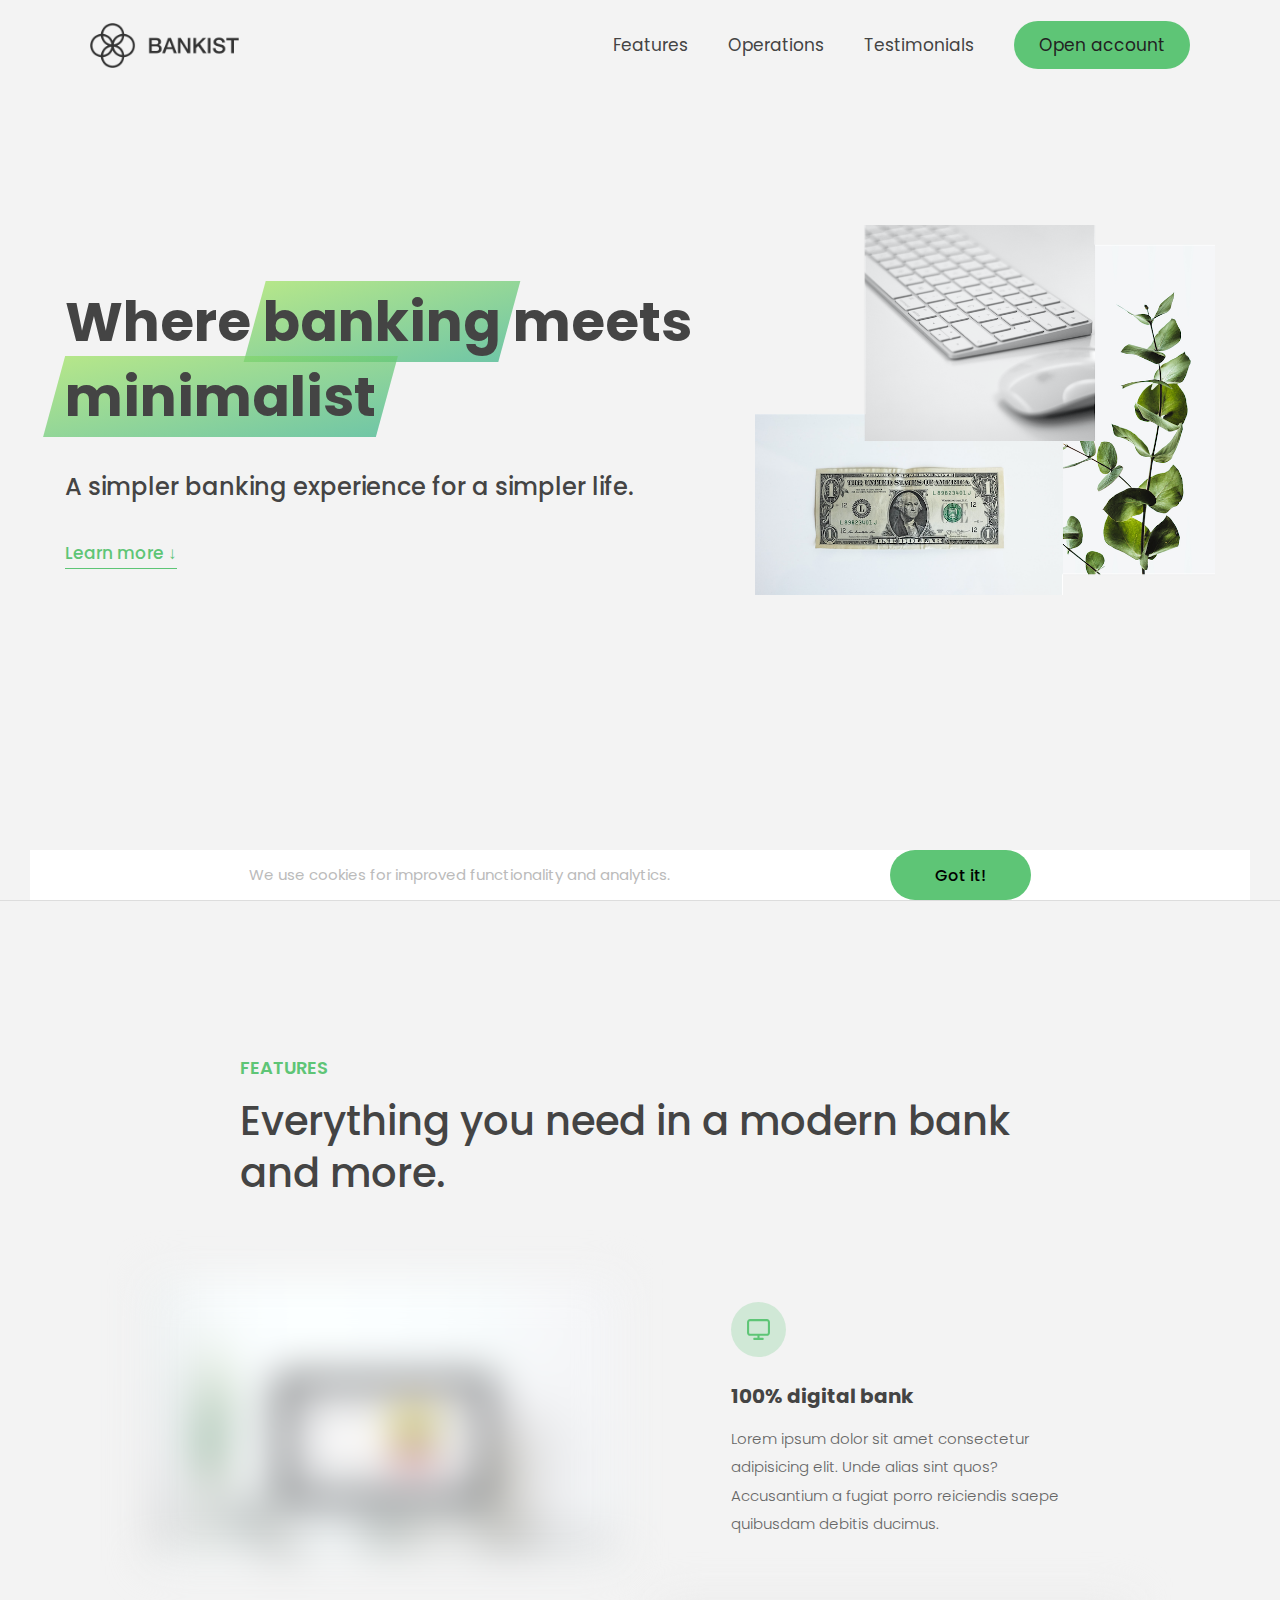
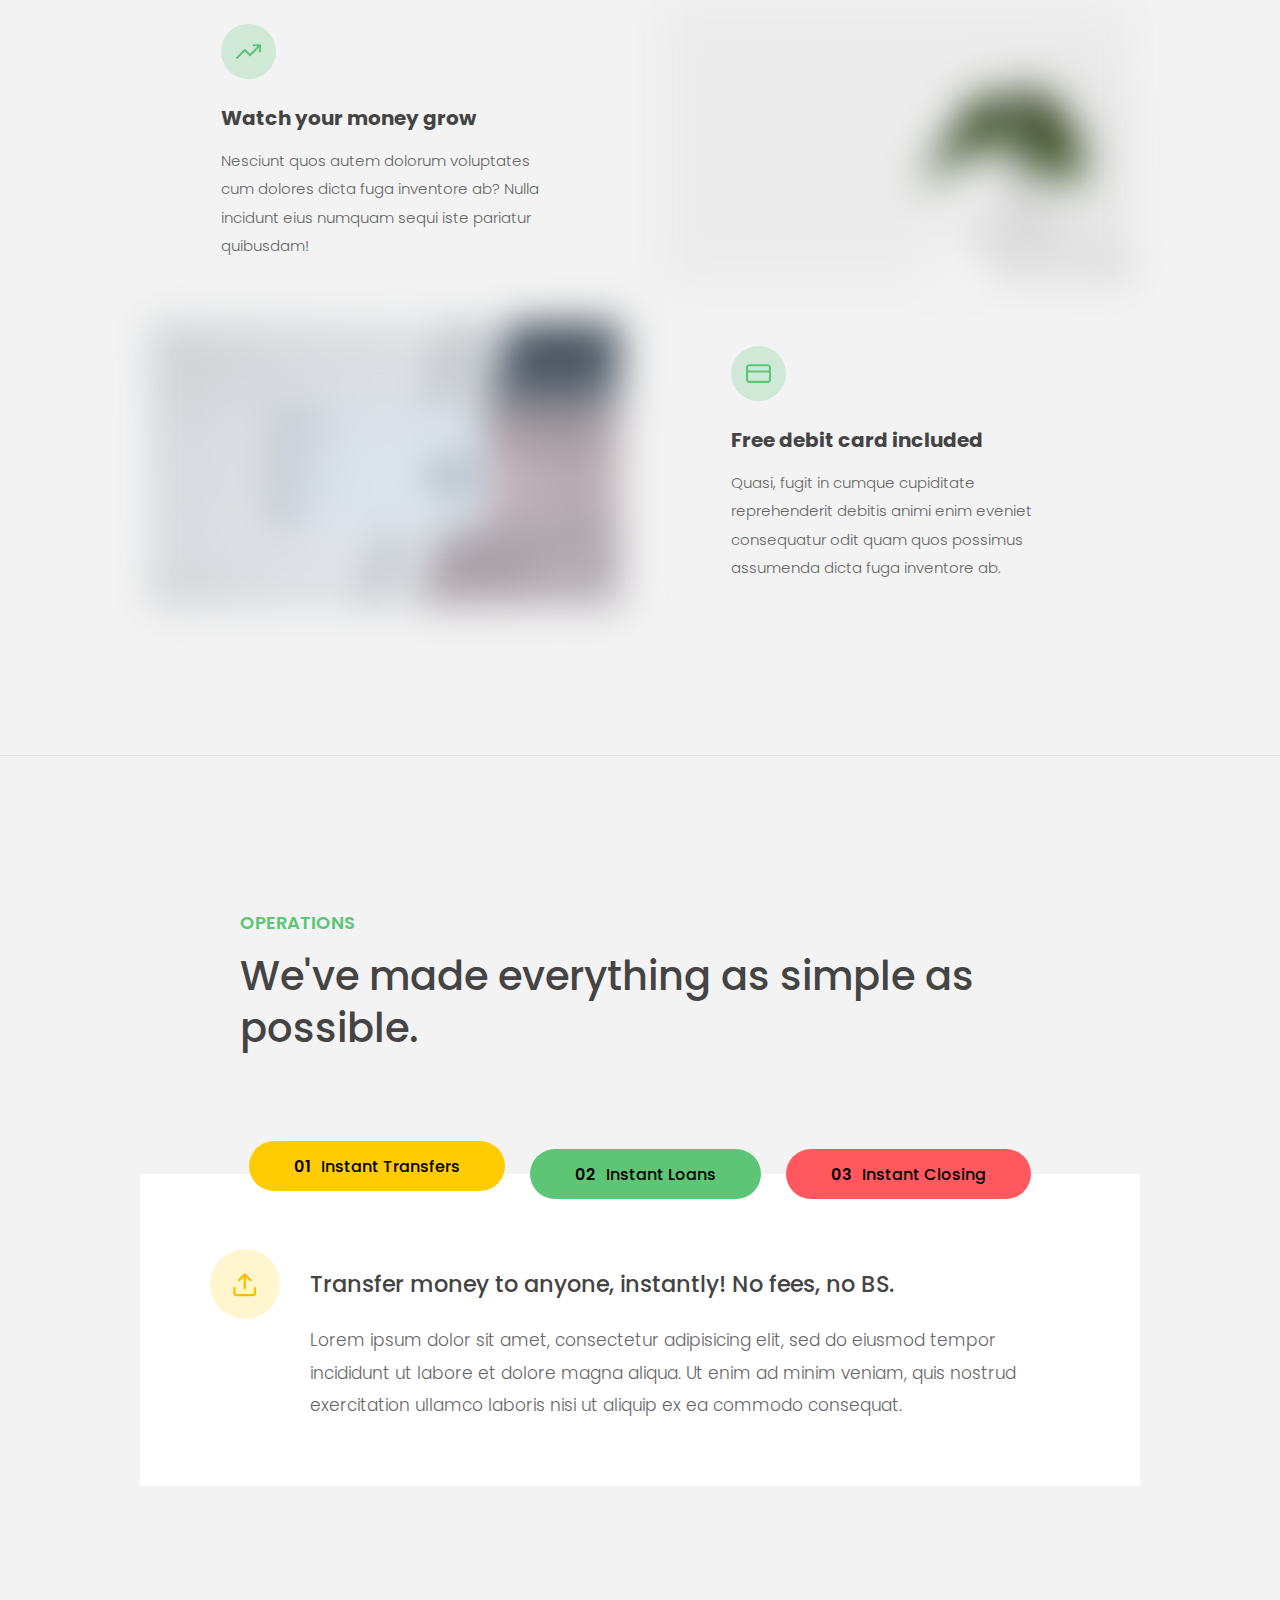
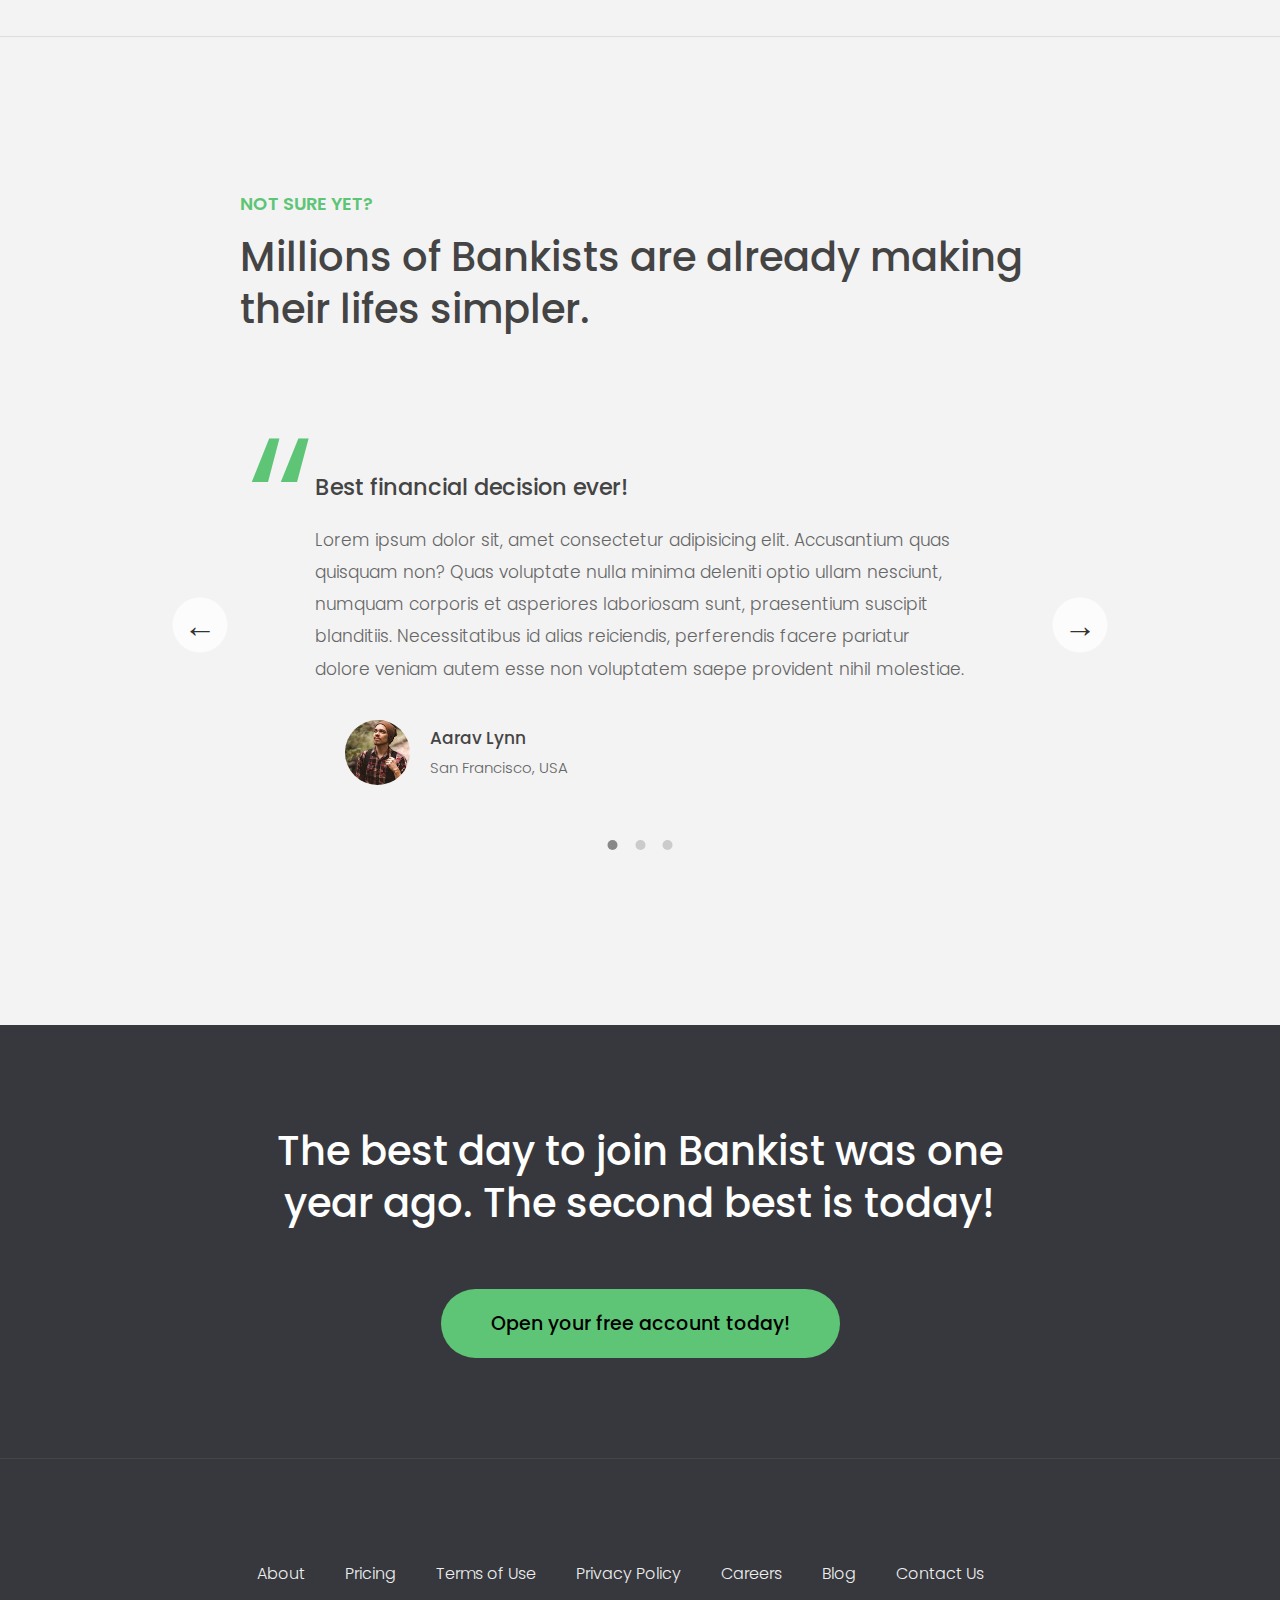
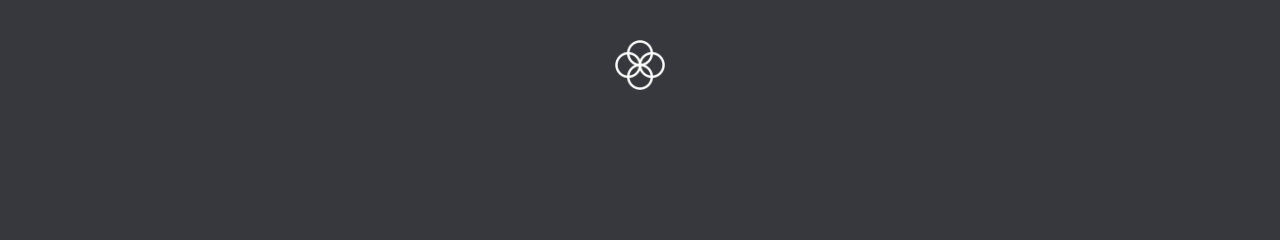
<file: index.html>
<!DOCTYPE html>
<html lang="en">
  <head>
    <meta charset="UTF-8" />
    <meta name="viewport" content="width=device-width, initial-scale=1.0" />
    <meta http-equiv="X-UA-Compatible" content="ie=edge" />
    <link rel="shortcut icon" type="image/png" href="/images/icon.png" />

    <link
      href="https://fonts.googleapis.com/css?family=Poppins:300,400,500,600&display=swap"
      rel="stylesheet" />
    <link rel="stylesheet" href="./styles/index.min.css" />
    <title>Bankist | Where Banking meets Minimalism</title>
    <body>
      <header class="header">
        <nav class="nav">
          <img src="/images/logo-full.png" alt="Bankist logo" class="nav__logo" id="logo" />
          <ul class="nav__links">
            <li class="nav__item">
              <a class="nav__link" href="#section--1">Features</a>
            </li>
            <li class="nav__item">
              <a class="nav__link" href="#section--2">Operations</a>
            </li>
            <li class="nav__item">
              <a class="nav__link" href="#section--3">Testimonials</a>
            </li>
            <li class="nav__item">
              <a class="nav__link nav__link--btn btn--show-modal" href="#">Open account</a>
            </li>
          </ul>
        </nav>

        <div class="header__title">
          <h1>
            Where
            <!-- Green highlight effect -->
            <span class="highlight">banking</span>
            meets<br />
            <span class="highlight">minimalist</span>
          </h1>
          <h4>A simpler banking experience for a simpler life.</h4>
          <button class="btn--text btn--scroll-to">Learn more &DownArrow;</button>
          <img src="/images/hero.png" class="header__img" alt="Minimalist bank items" />
        </div>
      </header>
      <section class="section" id="section--1">
        <div class="section__title">
          <h2 class="section__description">Features</h2>
          <h3 class="section__header">Everything you need in a modern bank and more.</h3>
        </div>

        <div class="features">
          <img
            src="/images/digital-lazy.jpg"
            data-src="/images/digital.jpg"
            alt="Computer"
            class="features__img lazy-img" />
          <div class="features__feature">
            <div class="features__icon">
              <svg>
                <use xlink:href="/images/icons.svg#icon-monitor"></use>
              </svg>
            </div>
            <h5 class="features__header">100% digital bank</h5>
            <p>
              Lorem ipsum dolor sit amet consectetur adipisicing elit. Unde alias sint quos?
              Accusantium a fugiat porro reiciendis saepe quibusdam debitis ducimus.
            </p>
          </div>

          <div class="features__feature">
            <div class="features__icon">
              <svg>
                <use xlink:href="/images/icons.svg#icon-trending-up"></use>
              </svg>
            </div>
            <h5 class="features__header">Watch your money grow</h5>
            <p>
              Nesciunt quos autem dolorum voluptates cum dolores dicta fuga inventore ab? Nulla
              incidunt eius numquam sequi iste pariatur quibusdam!
            </p>
          </div>
          <img
            src="/images/grow-lazy.jpg"
            data-src="/images/grow.jpg"
            alt="Plant"
            class="features__img lazy-img" />

          <img
            src="/images/card-lazy.jpg"
            data-src="/images/card.jpg"
            alt="Credit card"
            class="features__img lazy-img" />
          <div class="features__feature">
            <div class="features__icon">
              <svg>
                <use xlink:href="/images/icons.svg#icon-credit-card"></use>
              </svg>
            </div>
            <h5 class="features__header">Free debit card included</h5>
            <p>
              Quasi, fugit in cumque cupiditate reprehenderit debitis animi enim eveniet consequatur
              odit quam quos possimus assumenda dicta fuga inventore ab.
            </p>
          </div>
        </div>
      </section>
      <section class="section" id="section--2">
        <div class="section__title">
          <h2 class="section__description">Operations</h2>
          <h3 class="section__header">We've made everything as simple as possible.</h3>
        </div>

        <div class="operations">
          <div class="operations__tab-container">
            <button
              class="btn operations__tab operations__tab--1 operations__tab--active"
              data-tab="1">
              <span>01</span>Instant Transfers
            </button>
            <button class="btn operations__tab operations__tab--2" data-tab="2">
              <span>02</span>Instant Loans
            </button>
            <button class="btn operations__tab operations__tab--3" data-tab="3">
              <span>03</span>Instant Closing
            </button>
          </div>
          <div class="operations__content operations__content--1 operations__content--active">
            <div class="operations__icon operations__icon--1">
              <svg>
                <use xlink:href="/images/icons.svg#icon-upload"></use>
              </svg>
            </div>
            <h5 class="operations__header">Transfer money to anyone, instantly! No fees, no BS.</h5>
            <p>
              Lorem ipsum dolor sit amet, consectetur adipisicing elit, sed do eiusmod tempor
              incididunt ut labore et dolore magna aliqua. Ut enim ad minim veniam, quis nostrud
              exercitation ullamco laboris nisi ut aliquip ex ea commodo consequat.
            </p>
          </div>

          <div class="operations__content operations__content--2">
            <div class="operations__icon operations__icon--2">
              <svg>
                <use xlink:href="/images/icons.svg#icon-home"></use>
              </svg>
            </div>
            <h5 class="operations__header">
              Buy a home or make your dreams come true, with instant loans.
            </h5>
            <p>
              Duis aute irure dolor in reprehenderit in voluptate velit esse cillum dolore eu fugiat
              nulla pariatur. Excepteur sint occaecat cupidatat non proident, sunt in culpa qui
              officia deserunt mollit anim id est laborum.
            </p>
          </div>
          <div class="operations__content operations__content--3">
            <div class="operations__icon operations__icon--3">
              <svg>
                <use xlink:href="/images/icons.svg#icon-user-x"></use>
              </svg>
            </div>
            <h5 class="operations__header">
              No longer need your account? No problem! Close it instantly.
            </h5>
            <p>
              Excepteur sint occaecat cupidatat non proident, sunt in culpa qui officia deserunt
              mollit anim id est laborum. Ut enim ad minim veniam, quis nostrud exercitation ullamco
              laboris nisi ut aliquip ex ea commodo consequat.
            </p>
          </div>
        </div>
      </section>
      <section class="section" id="section--3">
        <div class="section__title section__title--testimonials">
          <h2 class="section__description">Not sure yet?</h2>
          <h3 class="section__header">
            Millions of Bankists are already making their lifes simpler.
          </h3>
        </div>

        <div class="slider">
          <div class="slide slide--1">
            <div class="testimonial">
              <h5 class="testimonial__header">Best financial decision ever!</h5>
              <blockquote class="testimonial__text">
                Lorem ipsum dolor sit, amet consectetur adipisicing elit. Accusantium quas quisquam
                non? Quas voluptate nulla minima deleniti optio ullam nesciunt, numquam corporis et
                asperiores laboriosam sunt, praesentium suscipit blanditiis. Necessitatibus id alias
                reiciendis, perferendis facere pariatur dolore veniam autem esse non voluptatem
                saepe provident nihil molestiae.
              </blockquote>
              <address class="testimonial__author">
                <img src="/images/user-1.jpg" alt="" class="testimonial__photo" />
                <h6 class="testimonial__name">Aarav Lynn</h6>
                <p class="testimonial__location">San Francisco, USA</p>
              </address>
            </div>
          </div>

          <div class="slide slide--2">
            <div class="testimonial">
              <h5 class="testimonial__header">The last step to becoming a complete minimalist</h5>
              <blockquote class="testimonial__text">
                Quisquam itaque deserunt ullam, quia ea repellendus provident, ducimus neque ipsam
                modi voluptatibus doloremque, corrupti laborum. Incidunt numquam perferendis
                veritatis neque repellendus. Lorem, ipsum dolor sit amet consectetur adipisicing
                elit. Illo deserunt exercitationem deleniti.
              </blockquote>
              <address class="testimonial__author">
                <img src="/images/user-2.jpg" alt="" class="testimonial__photo" />
                <h6 class="testimonial__name">Miyah Miles</h6>
                <p class="testimonial__location">London, UK</p>
              </address>
            </div>
          </div>

          <div class="slide slide--3">
            <div class="testimonial">
              <h5 class="testimonial__header">Finally free from old-school banks</h5>
              <blockquote class="testimonial__text">
                Debitis, nihil sit minus suscipit magni aperiam vel tenetur incidunt commodi
                architecto numquam omnis nulla autem, necessitatibus blanditiis modi similique
                quidem. Odio aliquam culpa dicta beatae quod maiores ipsa minus consequatur error
                sunt, deleniti saepe aliquid quos inventore sequi. Necessitatibus id alias
                reiciendis, perferendis facere.
              </blockquote>
              <address class="testimonial__author">
                <img src="/images/user-3.jpg" alt="" class="testimonial__photo" />
                <h6 class="testimonial__name">Francisco Gomes</h6>
                <p class="testimonial__location">Lisbon, Portugal</p>
              </address>
            </div>
          </div>

          <button class="slider__btn slider__btn--left">&larr;</button>
          <button class="slider__btn slider__btn--right">&rarr;</button>
          <div class="dots"></div>
        </div>
      </section>
      <section class="section section--sign-up">
        <div class="section__title">
          <h3 class="section__header">
            The best day to join Bankist was one year ago. The second best is today!
          </h3>
        </div>
        <button class="btn btn--show-modal">Open your free account today!</button>
      </section>
      <footer class="footer">
        <ul class="footer__nav">
          <li class="footer__item">
            <a class="footer__link" href="#">About</a>
          </li>
          <li class="footer__item">
            <a class="footer__link" href="#">Pricing</a>
          </li>
          <li class="footer__item">
            <a class="footer__link" href="#">Terms of Use</a>
          </li>
          <li class="footer__item">
            <a class="footer__link" href="#">Privacy Policy</a>
          </li>
          <li class="footer__item">
            <a class="footer__link" href="#">Careers</a>
          </li>
          <li class="footer__item">
            <a class="footer__link" href="#">Blog</a>
          </li>
          <li class="footer__item">
            <a class="footer__link" href="#">Contact Us</a>
          </li>
        </ul>
        <img src="/images/icon.png" alt="Logo" class="footer__logo" />
      </footer>
      <div class="modal hidden">
        <button class="btn--close-modal">&times;</button>
        <h2 class="modal__header">
          Open your bank account <br />
          in just <span class="highlight">5 minutes</span>
        </h2>
        <form class="modal__form">
          <label>First Name</label>
          <input type="text" />
          <label>Last Name</label>
          <input type="text" />
          <label>Email Address</label>
          <input type="email" />
          <button class="btn">Next step &rarr;</button>
        </form>
      </div>
      <div class="overlay hidden"></div>
      <script src="/scripts/index.js"></script>
    </body>
  </head>
</html>
</file>
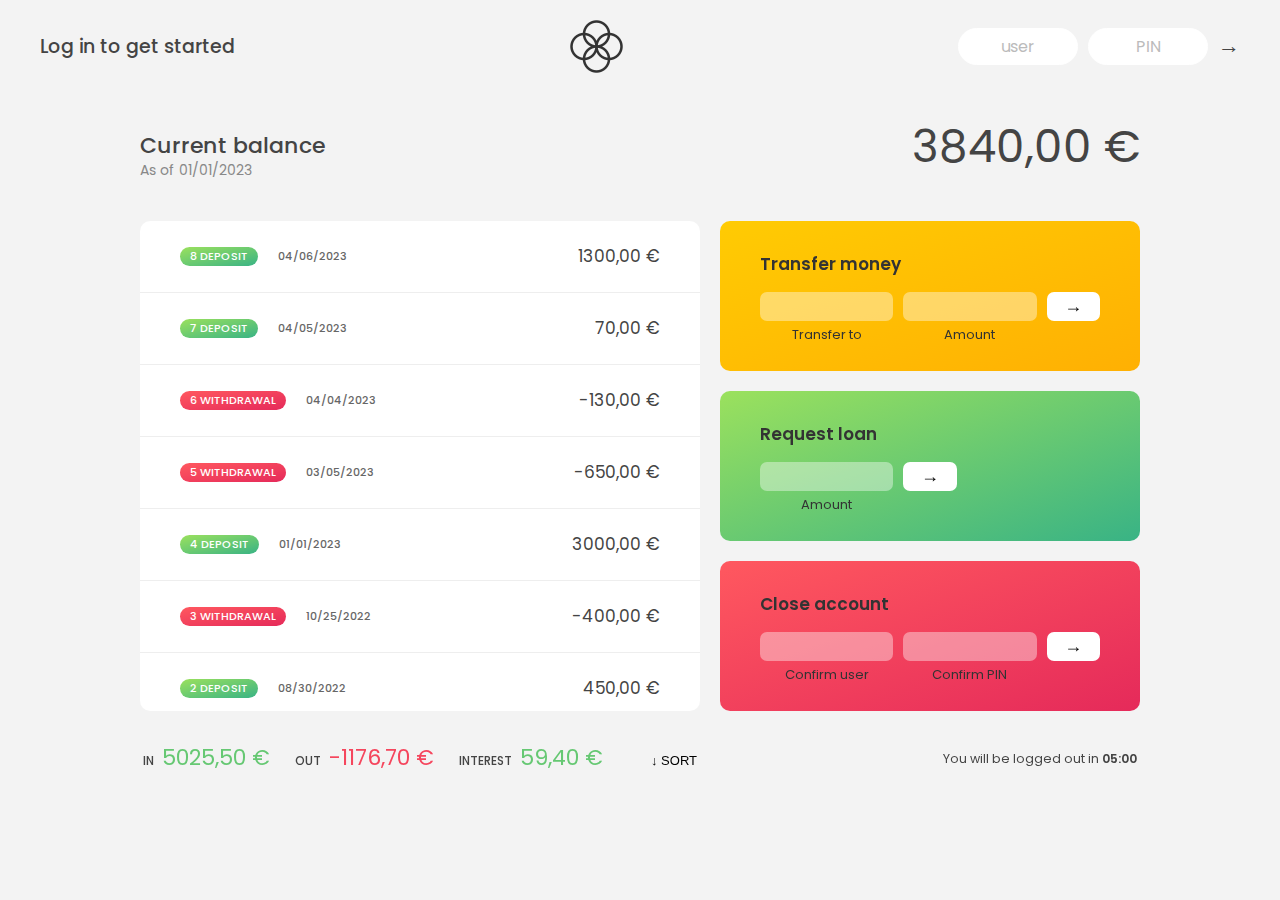
<file: app.html>
<!DOCTYPE html>
<html lang="en">
  <head>
    <meta charset="UTF-8" />
    <meta name="viewport" content="width=device-width, initial-scale=1.0" />
    <meta http-equiv="X-UA-Compatible" content="ie=edge" />
    <link rel="shortcut icon" type="image/png" href="/images/icon.png" />

    <link
      href="https://fonts.googleapis.com/css?family=Poppins:400,500,600&display=swap"
      rel="stylesheet" />

    <link rel="stylesheet" href="/styles/app.min.css" />
    <title>Bankist App</title>
  </head>
  <body>
    <!-- TOP NAVIGATION -->
    <nav>
      <p class="welcome">Log in to get started</p>
      <img src="/images/logo.png" alt="Logo" class="logo" />
      <form class="login">
        <input type="text" placeholder="user" class="login__input login__input--user" />
        <!-- In practice, use type="password" -->
        <input type="text" placeholder="PIN" maxlength="4" class="login__input login__input--pin" />
        <button class="login__btn">&rarr;</button>
      </form>
    </nav>

    <main class="app">
      <!-- BALANCE -->
      <div class="balance">
        <div>
          <p class="balance__label">Current balance</p>
          <p class="balance__date">As of <span class="date">01/01/2023</span></p>
        </div>
        <p class="balance__value">0000€</p>
      </div>

      <!-- MOVEMENTS -->
      <div class="movements"></div>

      <!-- SUMMARY -->
      <div class="summary">
        <p class="summary__label">In</p>
        <p class="summary__value summary__value--in">0000€</p>
        <p class="summary__label">Out</p>
        <p class="summary__value summary__value--out">0000€</p>
        <p class="summary__label">Interest</p>
        <p class="summary__value summary__value--interest">0000€</p>
        <button class="btn--sort">&downarrow; SORT</button>
      </div>

      <!-- OPERATION: TRANSFERS -->
      <div class="operation operation--transfer">
        <h2>Transfer money</h2>
        <form class="form form--transfer">
          <input type="text" class="form__input form__input--to" />
          <input type="number" class="form__input form__input--amount" />
          <button class="form__btn form__btn--transfer">&rarr;</button>
          <label class="form__label">Transfer to</label>
          <label class="form__label">Amount</label>
        </form>
      </div>

      <!-- OPERATION: LOAN -->
      <div class="operation operation--loan">
        <h2>Request loan</h2>
        <form class="form form--loan">
          <input type="number" class="form__input form__input--loan-amount" />
          <button class="form__btn form__btn--loan">&rarr;</button>
          <label class="form__label form__label--loan">Amount</label>
        </form>
      </div>

      <!-- OPERATION: CLOSE -->
      <div class="operation operation--close">
        <h2>Close account</h2>
        <form class="form form--close">
          <input type="text" class="form__input form__input--user" />
          <input type="password" maxlength="6" class="form__input form__input--pin" />
          <button class="form__btn form__btn--close">&rarr;</button>
          <label class="form__label">Confirm user</label>
          <label class="form__label">Confirm PIN</label>
        </form>
      </div>

      <!-- LOGOUT TIMER -->
      <p class="logout-timer">You will be logged out in <span class="timer">05:00</span></p>
    </main>

    <!-- <footer>
      &copy; Design by Jonas Schmedtmann. 
    </footer> -->

    <script type="module" src="./scripts/app.js"></script>
  </body>
</html>
</file>
<file: styles/index.min.css>
:root{--color-primary: #5ec576;--color-secondary: #ffcb03;--color-tertiary: #ff585f;--color-primary-darker: #4bbb7d;--color-secondary-darker: #ffbb00;--color-tertiary-darker: #fd424b;--color-primary-opacity: #5ec5763a;--color-secondary-opacity: #ffcd0331;--color-tertiary-opacity: #ff58602d;--gradient-primary: linear-gradient(to top left, #39b385, #9be15d);--gradient-secondary: linear-gradient(to top left, #ffb003, #ffcb03)}*{margin:0;padding:0;box-sizing:inherit}html{font-size:62.5%;box-sizing:border-box}body{font-family:"Poppins",sans-serif;font-weight:300;color:#444;line-height:1.9;background-color:#f3f3f3}.section{padding:15rem 3rem;border-top:1px solid #ddd;transition:transform 1s,opacity 1s}.section--hidden{opacity:0;transform:translateY(8rem)}.section__title{max-width:80rem;margin:0 auto 8rem auto}.section__description{font-size:1.8rem;font-weight:600;text-transform:uppercase;color:var(--color-primary);margin-bottom:1rem}.section__header{font-size:4rem;line-height:1.3;font-weight:500}.btn{display:inline-block;background-color:var(--color-primary);font-size:1.6rem;font-family:inherit;font-weight:500;border:none;padding:1.25rem 4.5rem;border-radius:10rem;cursor:pointer;transition:all .3s}.btn:hover{background-color:var(--color-primary-darker)}.btn--text{display:inline-block;background:none;font-size:1.7rem;font-family:inherit;font-weight:500;color:var(--color-primary);border:none;border-bottom:1px solid currentColor;padding-bottom:2px;cursor:pointer;transition:all .3s}p{color:#666}button:focus{outline:none}img{transition:filter .5s}.lazy-img{filter:blur(20px)}.nav{display:flex;justify-content:space-between;align-items:center;height:9rem;width:100%;padding:0 6rem;z-index:100}.nav.sticky{position:fixed;background-color:rgba(255,255,255,.95)}.nav__logo{height:4.5rem;transition:all .3s}.nav__links{display:flex;align-items:center;list-style:none}.nav__item{margin-left:4rem}.nav__link:link,.nav__link:visited{font-size:1.7rem;font-weight:400;color:inherit;text-decoration:none;display:block;transition:all .3s}.nav__link--btn:link,.nav__link--btn:visited{padding:.8rem 2.5rem;border-radius:3rem;background-color:var(--color-primary);color:#222}.nav__link--btn:hover,.nav__link--btn:active{color:inherit;background-color:var(--color-primary-darker);color:#333}.header{padding:0 3rem;height:100vh;display:flex;flex-direction:column;align-items:center}.header__title{flex:1;max-width:115rem;display:grid;grid-template-columns:3fr 2fr;row-gap:3rem;align-content:center;justify-content:center;align-items:start;justify-items:start}h1{font-size:5.5rem;line-height:1.35}h4{font-size:2.4rem;font-weight:500}.header__img{width:100%;grid-column:2/3;grid-row:1/span 4;transform:translateY(-6rem)}.highlight{position:relative}.highlight::after{display:block;content:"";position:absolute;bottom:0;left:0;height:100%;width:100%;z-index:-1;opacity:.7;transform:scale(1.07, 1.05) skewX(-15deg);background-image:var(--gradient-primary)}.features{display:grid;grid-template-columns:1fr 1fr;gap:4rem;margin:0 12rem}.features__img{width:100%}.features__feature{align-self:center;justify-self:center;width:70%;font-size:1.5rem}.features__icon{display:flex;align-items:center;justify-content:center;background-color:var(--color-primary-opacity);height:5.5rem;width:5.5rem;border-radius:50%;margin-bottom:2rem}.features__icon svg{height:2.5rem;width:2.5rem;fill:var(--color-primary)}.features__header{font-size:2rem;margin-bottom:1rem}.operations{max-width:100rem;margin:12rem auto 0 auto;background-color:#fff}.operations__tab-container{display:flex;justify-content:center}.operations__tab{margin-right:2.5rem;transform:translateY(-50%)}.operations__tab span{margin-right:1rem;font-weight:600;display:inline-block}.operations__tab--1{background-color:var(--color-secondary)}.operations__tab--1:hover{background-color:var(--color-secondary-darker)}.operations__tab--3{background-color:var(--color-tertiary);margin:0}.operations__tab--3:hover{background-color:var(--color-tertiary-darker)}.operations__tab--active{transform:translateY(-66%)}.operations__content{display:none;font-size:1.7rem;padding:2.5rem 7rem 6.5rem 7rem}.operations__content--active{display:grid;grid-template-columns:7rem 1fr;-moz-column-gap:3rem;column-gap:3rem;row-gap:.5rem}.operations__header{font-size:2.25rem;font-weight:500;align-self:center}.operations__icon{display:flex;align-items:center;justify-content:center;height:7rem;width:7rem;border-radius:50%}.operations__icon svg{height:2.75rem;width:2.75rem}.operations__content p{grid-column:2}.operations__icon--1{background-color:var(--color-secondary-opacity)}.operations__icon--2{background-color:var(--color-primary-opacity)}.operations__icon--3{background-color:var(--color-tertiary-opacity)}.operations__icon--1 svg{fill:var(--color-secondary-darker)}.operations__icon--2 svg{fill:var(--color-primary)}.operations__icon--3 svg{fill:var(--color-tertiary)}.slider{max-width:100rem;height:50rem;margin:0 auto;position:relative;overflow:hidden}.slide{position:absolute;top:0;width:100%;height:50rem;display:flex;align-items:center;justify-content:center;transition:transform 1s}.slide>img{width:100%;height:100%;-o-object-fit:cover;object-fit:cover}.slider__btn{position:absolute;top:50%;z-index:10;border:none;background:rgba(255,255,255,.7);font-family:inherit;color:#333;border-radius:50%;height:5.5rem;width:5.5rem;font-size:3.25rem;cursor:pointer}.slider__btn--left{left:6%;transform:translate(-50%, -50%)}.slider__btn--right{right:6%;transform:translate(50%, -50%)}.dots{position:absolute;bottom:5%;left:50%;transform:translateX(-50%);display:flex}.dots__dot{border:none;background-color:#b9b9b9;opacity:.7;height:1rem;width:1rem;border-radius:50%;margin-right:1.75rem;cursor:pointer;transition:all .5s}.dots__dot:last-child{margin:0}.dots__dot--active{background-color:#888;opacity:1}.testimonial{width:65%;position:relative}.testimonial::before{content:"“";position:absolute;top:-5.7rem;left:-6.8rem;line-height:1;font-size:20rem;font-family:inherit;color:var(--color-primary);z-index:-1}.testimonial__header{font-size:2.25rem;font-weight:500;margin-bottom:1.5rem}.testimonial__text{font-size:1.7rem;margin-bottom:3.5rem;color:#666}.testimonial__author{margin-left:3rem;font-style:normal;display:grid;grid-template-columns:6.5rem 1fr;-moz-column-gap:2rem;column-gap:2rem}.testimonial__photo{grid-row:1/span 2;width:6.5rem;border-radius:50%}.testimonial__name{font-size:1.7rem;font-weight:500;align-self:end;margin:0}.testimonial__location{font-size:1.5rem}.section__title--testimonials{margin-bottom:4rem}.section--sign-up{background-color:#37383d;border-top:none;border-bottom:1px solid #444;text-align:center;padding:10rem 3rem}.section--sign-up .section__header{color:#fff;text-align:center}.section--sign-up .section__title{margin-bottom:6rem}.section--sign-up .btn{font-size:1.9rem;padding:2rem 5rem}.footer{padding:10rem 3rem;background-color:#37383d}.footer__nav{list-style:none;display:flex;justify-content:center;margin-bottom:5rem}.footer__item{margin-right:4rem}.footer__link{font-size:1.6rem;color:#eee;text-decoration:none}.footer__logo{height:5rem;display:block;margin:0 auto;margin-bottom:5rem}.footer__copyright{font-size:1.4rem;color:#aaa;text-align:center}.footer__copyright .footer__link{font-size:1.4rem}.modal{position:fixed;top:50%;left:50%;transform:translate(-50%, -50%);max-width:60rem;background-color:#f3f3f3;padding:5rem 6rem;box-shadow:0 4rem 6rem rgba(0,0,0,.3);z-index:1000;transition:all .5s}.overlay{position:fixed;top:0;left:0;width:100%;height:100%;background-color:rgba(0,0,0,.5);-webkit-backdrop-filter:blur(4px);backdrop-filter:blur(4px);z-index:100;transition:all .5s}.modal__header{font-size:3.25rem;margin-bottom:4.5rem;line-height:1.5}.modal__form{margin:0 3rem;display:grid;grid-template-columns:1fr 2fr;align-items:center;gap:2.5rem}.modal__form label{font-size:1.7rem;font-weight:500}.modal__form input{font-size:1.7rem;padding:1rem 1.5rem;border:1px solid #ddd;border-radius:.5rem}.modal__form button{grid-column:1/span 2;justify-self:center;margin-top:1rem}.btn--close-modal{font-family:inherit;color:inherit;position:absolute;top:.5rem;right:2rem;font-size:4rem;cursor:pointer;border:none;background:none}.hidden{visibility:hidden;opacity:0}.cookie-message{display:flex;align-items:center;justify-content:space-evenly;width:100%;background-color:#fff;color:#bbb;font-size:1.5rem;font-weight:400}/*# sourceMappingURL=index.min.css.map */
</file>
<file: styles/app.min.css>
*{margin:0;padding:0;box-sizing:inherit}html{font-size:62.5%;box-sizing:border-box}body{font-family:"Poppins",sans-serif;color:#444;background-color:#f3f3f3;height:100vh;padding:2rem}nav{display:flex;justify-content:space-between;align-items:center;padding:0 2rem}.welcome{font-size:1.9rem;font-weight:500}.logo{height:5.25rem}.login{display:flex}.login__input{border:none;padding:.5rem 2rem;font-size:1.6rem;font-family:inherit;text-align:center;width:12rem;border-radius:10rem;margin-right:1rem;color:inherit;border:1px solid #fff;transition:all .3s}.login__input:focus{outline:none;border:1px solid #ccc}.login__input::-moz-placeholder{color:#bbb}.login__input::placeholder{color:#bbb}.login__btn{border:none;background:none;font-size:2.2rem;color:inherit;cursor:pointer;transition:all .3s}.login__btn:hover,.login__btn:focus,.btn--sort:hover,.btn--sort:focus{outline:none;color:#777}.app{position:relative;max-width:100rem;margin:4rem auto;display:grid;grid-template-columns:4fr 3fr;grid-template-rows:auto repeat(3, 15rem) auto;gap:2rem;opacity:0;transition:all 1s}.balance{grid-column:1/span 2;display:flex;align-items:flex-end;justify-content:space-between;margin-bottom:2rem}.balance__label{font-size:2.2rem;font-weight:500;margin-bottom:-0.2rem}.balance__date{font-size:1.4rem;color:#888}.balance__value{font-size:4.5rem;font-weight:400}.movements{grid-row:2/span 3;background-color:#fff;border-radius:1rem;overflow:scroll}.movements__row{padding:2.25rem 4rem;display:flex;align-items:center;border-bottom:1px solid #eee}.movements__type{font-size:1.1rem;text-transform:uppercase;font-weight:500;color:#fff;padding:.1rem 1rem;border-radius:10rem;margin-right:2rem}.movements__date{font-size:1.1rem;text-transform:uppercase;font-weight:500;color:#666}.movements__type--deposit{background-image:linear-gradient(to top left, #39b385, #9be15d)}.movements__type--withdrawal{background-image:linear-gradient(to top left, #e52a5a, #ff585f)}.movements__value{font-size:1.7rem;margin-left:auto}.summary{grid-row:5/6;display:flex;align-items:baseline;padding:0 .3rem;margin-top:1rem}.summary__label{font-size:1.2rem;font-weight:500;text-transform:uppercase;margin-right:.8rem}.summary__value{font-size:2.2rem;margin-right:2.5rem}.summary__value--in,.summary__value--interest{color:#66c873}.summary__value--out{color:#f5465d}.btn--sort{margin-left:auto;border:none;background:none;font-size:1.3rem;font-weight:500;cursor:pointer}.operation{border-radius:1rem;padding:3rem 4rem;color:#333}.operation--transfer{background-image:linear-gradient(to top left, #ffb003, #ffcb03)}.operation--loan{background-image:linear-gradient(to top left, #39b385, #9be15d)}.operation--close{background-image:linear-gradient(to top left, #e52a5a, #ff585f)}h2{margin-bottom:1.5rem;font-size:1.7rem;font-weight:600;color:#333}.form{display:grid;grid-template-columns:2.5fr 2.5fr 1fr;grid-template-rows:auto auto;gap:.4rem 1rem}.form.form--loan{grid-template-columns:2.5fr 1fr 2.5fr}.form__label--loan{grid-row:2}.form__input{width:100%;border:none;background-color:rgba(255,255,255,.4);font-family:inherit;font-size:1.5rem;text-align:center;color:#333;padding:.3rem 1rem;border-radius:.7rem;transition:all .3s}.form__input:focus{outline:none;background-color:rgba(255,255,255,.6)}.form__label{font-size:1.3rem;text-align:center}.form__btn{border:none;border-radius:.7rem;font-size:1.8rem;background-color:#fff;cursor:pointer;transition:all .3s}.form__btn:focus{outline:none;background-color:rgba(255,255,255,.8)}.logout-timer{padding:0 .3rem;margin-top:1.9rem;text-align:right;font-size:1.25rem}.timer{font-weight:600}/*# sourceMappingURL=app.min.css.map */
</file>
